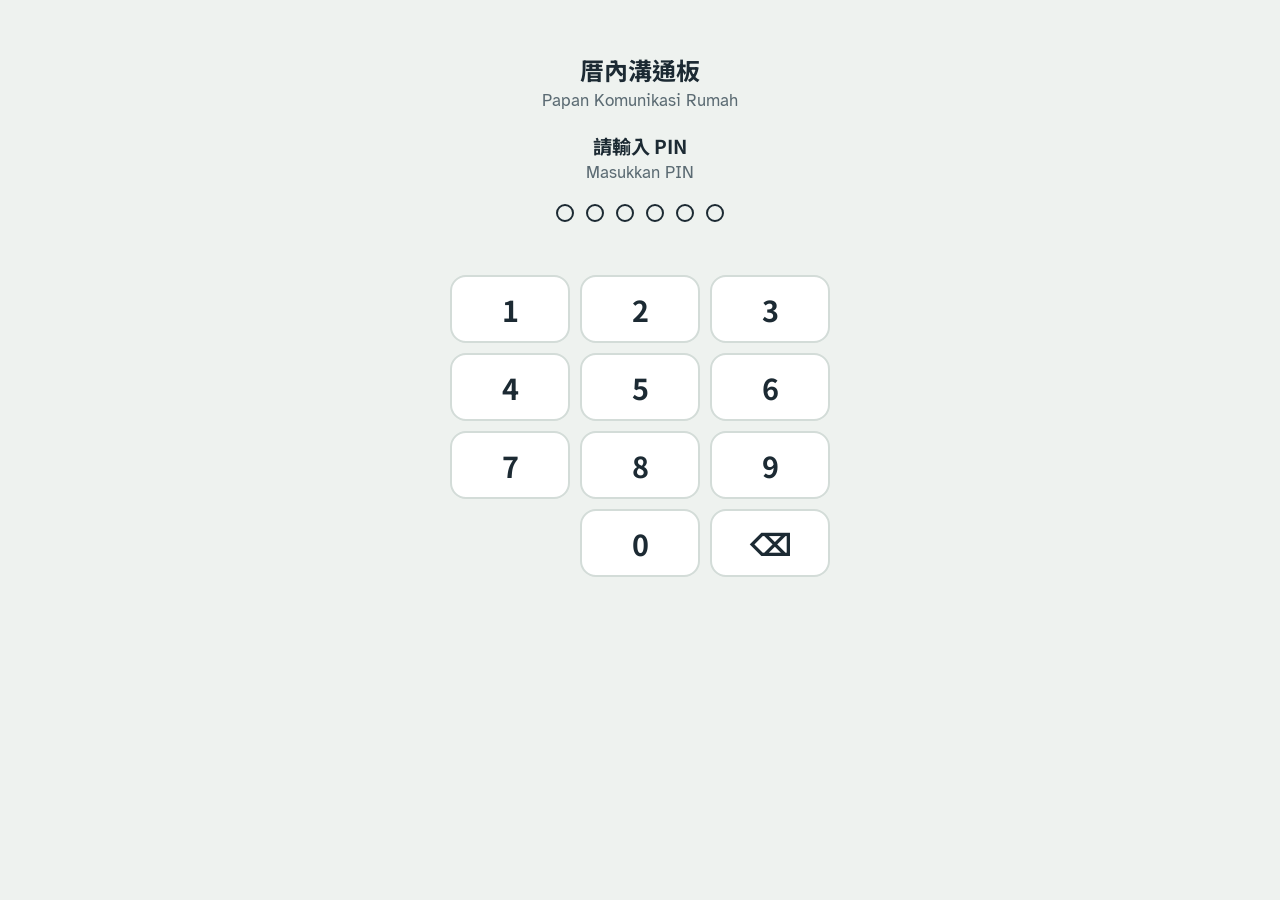
<file: index.html>
<!DOCTYPE html>
<html lang="zh-Hant-TW">
<head>
<meta charset="utf-8">
<meta name="robots" content="noindex">
<meta http-equiv="refresh" content="0; url=frontend/">
<title>厝內溝通板</title>
</head>
<body><a href="frontend/">厝內溝通板</a></body>
</html>
</file>
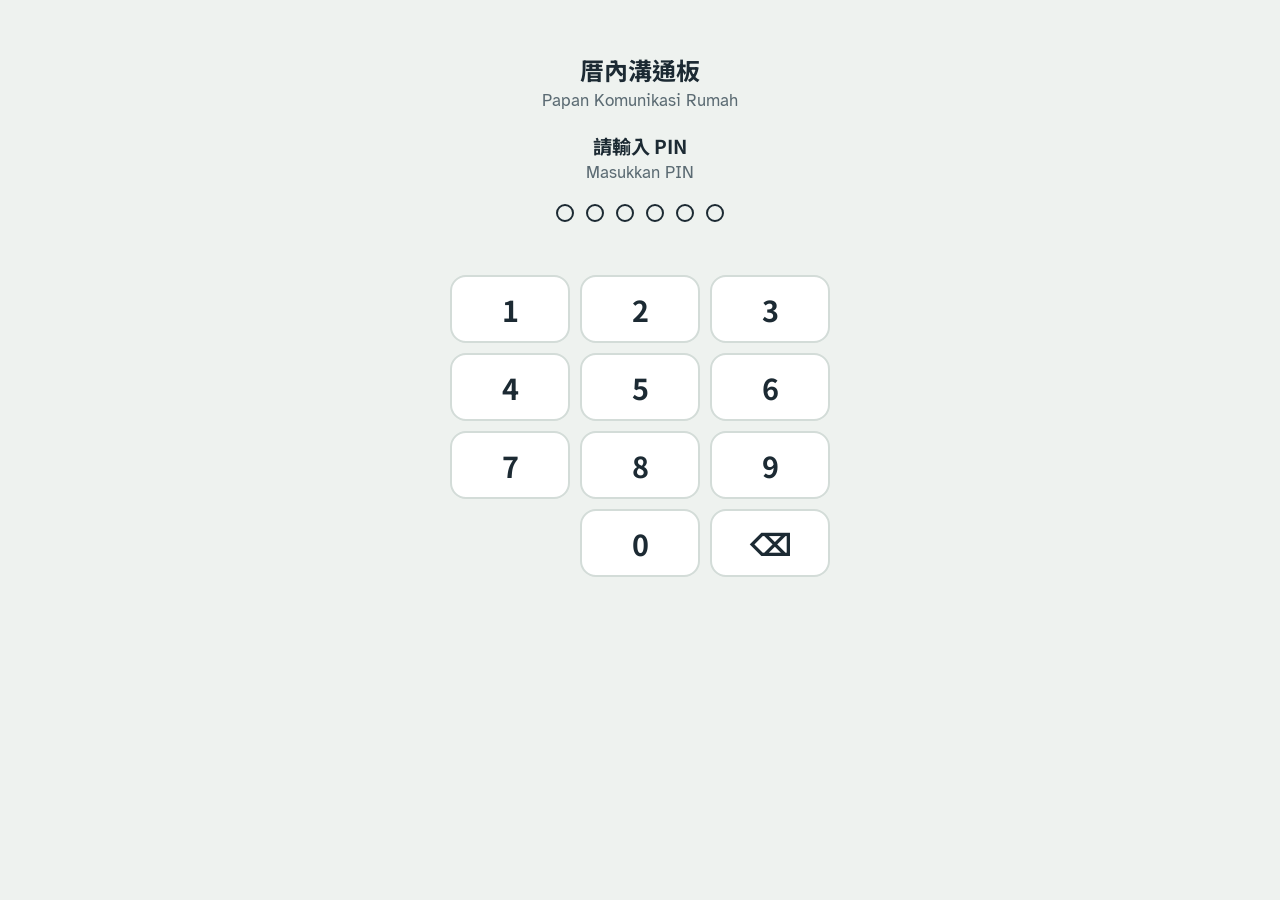
<file: frontend/index.html>
<!DOCTYPE html>
<html lang="zh-Hant-TW">
<head>
<meta charset="utf-8">
<meta name="viewport" content="width=device-width, initial-scale=1, viewport-fit=cover">
<meta name="robots" content="noindex">
<title>厝內溝通板 Papan Komunikasi Rumah</title>
<link rel="preconnect" href="https://fonts.googleapis.com">
<link rel="preconnect" href="https://fonts.gstatic.com" crossorigin>
<link href="https://fonts.googleapis.com/css2?family=Atkinson+Hyperlegible:wght@400;700&family=Noto+Sans+TC:wght@400;600;800&display=swap" rel="stylesheet">
<link rel="manifest" href="manifest.json">
<meta name="theme-color" content="#1f7d80">
<meta name="mobile-web-app-capable" content="yes">
<meta name="apple-mobile-web-app-capable" content="yes">
<meta name="apple-mobile-web-app-title" content="厝內溝通板">
<link rel="icon" type="image/png" sizes="192x192" href="icons/icon-192.png">
<link rel="apple-touch-icon" href="icons/apple-touch-icon.png">
<link rel="stylesheet" href="styles.css">
</head>
<body>
<!-- 頁首：登入後才顯示 -->
<header class="top" id="top" hidden>
  <div class="bar">
    <div class="brand"><b>厝內溝通板</b><span>Papan Komunikasi Rumah</span></div>
    <button class="emg-btn" id="emgBtn">緊急<small>Darurat</small></button>
  </div>
  <nav class="tabs" id="tabs" role="tablist"></nav>
</header>
<div class="offline" id="offline" role="status" hidden>目前離線 · Sedang offline</div>

<main id="main"></main>

<!-- 大卡、緊急、PIN 確認共用的浮層 -->
<div class="overlay" id="ov" role="dialog" aria-modal="true"><div class="sheet" id="sheet"></div></div>
<div class="toast" id="toast" role="status"></div>

<script src="config.js"></script>
<script src="app.js"></script>
</body>
</html>
</file>
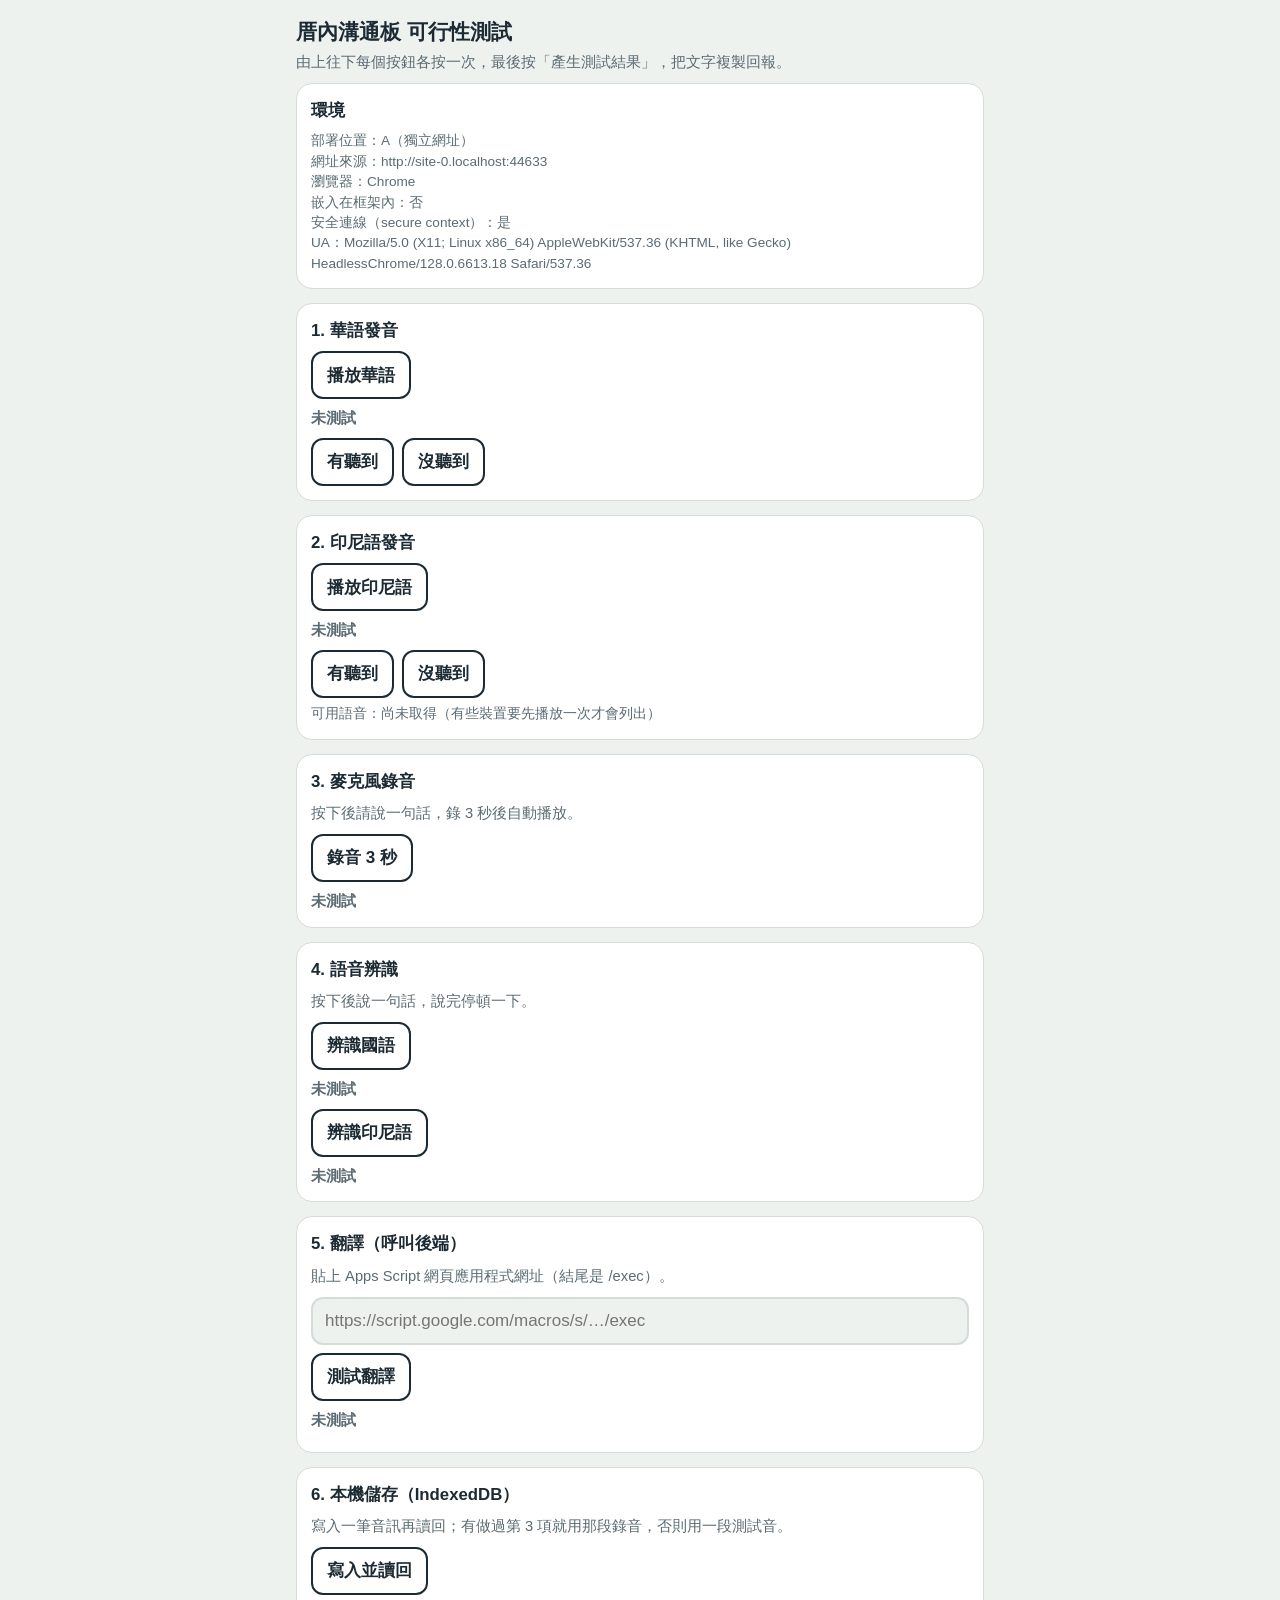
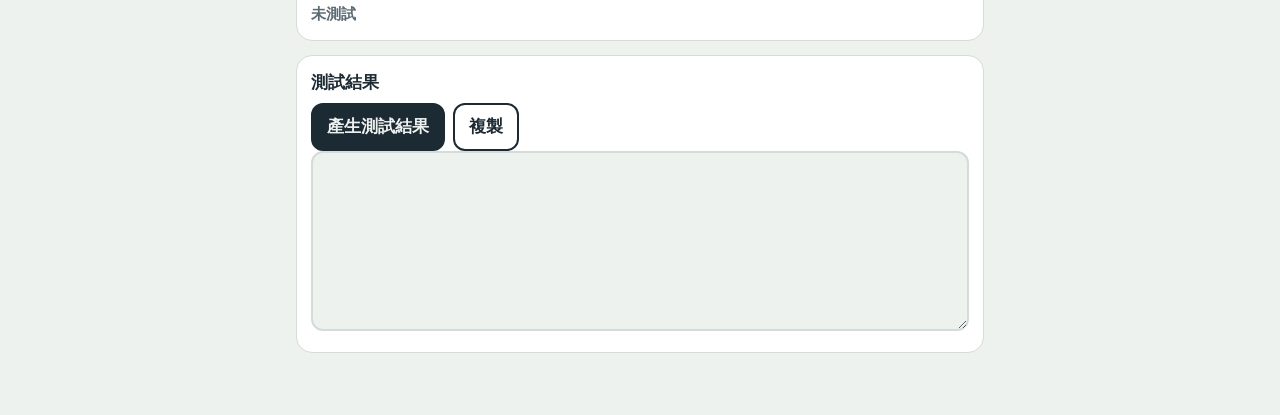
<file: test/test.html>
<!DOCTYPE html>
<html lang="zh-Hant-TW">
<head>
<meta charset="utf-8">
<meta name="viewport" content="width=device-width, initial-scale=1">
<title>厝內溝通板 可行性測試</title>
<style>
:root{--bg:#eef2ef;--surface:#fff;--ink:#1c2a33;--muted:#5b6b73;--line:#d3dcd8;--ok:#357f50;--bad:#c22f28;--accent:#1f7d80}
@media (prefers-color-scheme:dark){:root{--bg:#141b1f;--surface:#1e272c;--ink:#e8eeea;--muted:#9fb0b6;--line:#33424a;--ok:#6cc08a;--bad:#ff6b61;--accent:#5cc0c3}}
*{box-sizing:border-box}
body{margin:0;background:var(--bg);color:var(--ink);font-family:"Noto Sans TC","PingFang TC","Microsoft JhengHei",sans-serif;font-size:17px;line-height:1.5}
main{max-width:720px;margin:0 auto;padding:16px 16px 48px}
h1{font-size:1.3rem;margin:0 0 4px}
p{margin:0 0 10px;color:var(--muted);font-size:.92rem}
.panel{background:var(--surface);border:1px solid var(--line);border-radius:16px;padding:14px;margin-bottom:14px}
.panel h2{font-size:1.05rem;margin:0 0 8px}
.row{display:flex;flex-wrap:wrap;align-items:center;gap:8px;margin-top:8px}
button{font:inherit;color:inherit;cursor:pointer;min-height:48px;border:2px solid var(--ink);background:transparent;border-radius:12px;padding:8px 14px;font-weight:700}
button.solid{background:var(--ink);color:var(--bg)}
button:disabled{opacity:.5}
input{font:inherit;color:inherit;width:100%;min-height:48px;border:2px solid var(--line);background:var(--bg);border-radius:12px;padding:8px 12px}
.res{flex:1 1 100%;font-size:.95rem;font-weight:700;color:var(--muted);word-break:break-word}
.res.ok{color:var(--ok)} .res.bad{color:var(--bad)}
.detail{font-size:.85rem;color:var(--muted);white-space:pre-wrap;word-break:break-word;margin-top:6px}
textarea{font:inherit;font-size:.85rem;color:inherit;width:100%;min-height:180px;border:2px solid var(--line);background:var(--bg);border-radius:12px;padding:8px 12px}
:focus-visible{outline:3px solid var(--accent);outline-offset:2px}
</style>
</head>
<body>
<main>
  <h1>厝內溝通板 可行性測試</h1>
  <p>由上往下每個按鈕各按一次，最後按「產生測試結果」，把文字複製回報。</p>

  <div class="panel">
    <h2>環境</h2>
    <div class="detail" id="env"></div>
  </div>

  <div class="panel">
    <h2>1. 華語發音</h2>
    <div class="row"><button id="b1">播放華語</button><div class="res" id="r1">未測試</div></div>
    <div class="row"><button id="b1y">有聽到</button><button id="b1n">沒聽到</button></div>
  </div>

  <div class="panel">
    <h2>2. 印尼語發音</h2>
    <div class="row"><button id="b2">播放印尼語</button><div class="res" id="r2">未測試</div></div>
    <div class="row"><button id="b2y">有聽到</button><button id="b2n">沒聽到</button></div>
    <div class="detail" id="voices"></div>
  </div>

  <div class="panel">
    <h2>3. 麥克風錄音</h2>
    <p>按下後請說一句話，錄 3 秒後自動播放。</p>
    <div class="row"><button id="b3">錄音 3 秒</button><div class="res" id="r3">未測試</div></div>
  </div>

  <div class="panel">
    <h2>4. 語音辨識</h2>
    <p>按下後說一句話，說完停頓一下。</p>
    <div class="row"><button id="b4z">辨識國語</button><div class="res" id="r4z">未測試</div></div>
    <div class="row"><button id="b4i">辨識印尼語</button><div class="res" id="r4i">未測試</div></div>
  </div>

  <div class="panel">
    <h2>5. 翻譯（呼叫後端）</h2>
    <div id="apiBox">
      <p>貼上 Apps Script 網頁應用程式網址（結尾是 /exec）。</p>
      <input id="api" type="url" inputmode="url" placeholder="https://script.google.com/macros/s/…/exec" autocomplete="off">
    </div>
    <div class="row"><button id="b5">測試翻譯</button><div class="res" id="r5">未測試</div></div>
    <div class="detail" id="d5"></div>
  </div>

  <div class="panel">
    <h2>6. 本機儲存（IndexedDB）</h2>
    <p>寫入一筆音訊再讀回；有做過第 3 項就用那段錄音，否則用一段測試音。</p>
    <div class="row"><button id="b6">寫入並讀回</button><div class="res" id="r6">未測試</div></div>
  </div>

  <div class="panel">
    <h2>測試結果</h2>
    <div class="row"><button class="solid" id="bSum">產生測試結果</button><button id="bCopy">複製</button></div>
    <textarea id="sum" readonly aria-label="測試結果"></textarea>
  </div>
</main>

<script>
/* ---------- 共用 ---------- */
const $ = s => document.querySelector(s);
const RESULTS = {};                       // 各項結果，供最後彙整
const LABELS = {
  r1: "1 華語發音", r2: "2 印尼語發音", r3: "3 麥克風錄音",
  r4z: "4 語音辨識 國語", r4i: "4 語音辨識 印尼語", r5: "5 翻譯", r6: "6 IndexedDB"
};
// B（Apps Script HtmlService）頁面內會有 google.script.run
const IN_GAS = typeof google !== "undefined" && google.script && google.script.run;

/* 顯示單項結果：ok 為 true／false／null（進行中） */
function setResult(id, ok, text) {
  const el = $("#" + id);
  el.className = "res" + (ok === true ? " ok" : ok === false ? " bad" : "");
  el.textContent = (ok === true ? "成功：" : ok === false ? "失敗：" : "") + text;
  if (ok !== null) RESULTS[id] = (ok ? "成功" : "失敗") + "：" + text;
}
const errName = e => (e && (e.name || e.error || e.code)) || String(e);

/* ---------- 環境 ---------- */
function browserName() {
  const ua = navigator.userAgent;
  if (/; wv\)/.test(ua)) return "App 內建瀏覽器（WebView）";
  if (/SamsungBrowser/.test(ua)) return "Samsung 網際網路";
  if (/EdgA?\//.test(ua)) return "Edge";
  if (/CriOS|Chrome/.test(ua)) return "Chrome";
  if (/Safari/.test(ua)) return "Safari";
  return "其他";
}
function inFrame() { try { return window.self !== window.top } catch (e) { return true } }
function envText() {
  return [
    "部署位置：" + (IN_GAS ? "B（Apps Script HtmlService）" : "A（獨立網址）"),
    "網址來源：" + location.origin,
    "瀏覽器：" + browserName(),
    "嵌入在框架內：" + (inFrame() ? "是" : "否"),
    "安全連線（secure context）：" + (window.isSecureContext ? "是" : "否"),
    "UA：" + navigator.userAgent
  ].join("\n");
}
$("#env").textContent = envText();

/* ---------- 1、2 發音 ---------- */
const TTS_OK = "speechSynthesis" in window && "SpeechSynthesisUtterance" in window;
let voices = [];
function loadVoices() {
  try { voices = speechSynthesis.getVoices() } catch (e) { voices = [] }
  const box = $("#voices");
  if (!voices.length) { box.textContent = "可用語音：尚未取得（有些裝置要先播放一次才會列出）"; return }
  const mark = v => /^zh/i.test(v.lang) ? "【華】" : /^(id|in)\b/i.test(v.lang) ? "【印】" : "";
  box.textContent = "可用語音共 " + voices.length + " 個：\n" +
    voices.map(v => mark(v) + v.lang + "　" + v.name + (v.localService ? "" : "（需連線）")).join("\n");
}
if (TTS_OK) { loadVoices(); speechSynthesis.onvoiceschanged = loadVoices }
else $("#voices").textContent = "可用語音：此瀏覽器不支援 speechSynthesis";

function pickVoice(lang) {
  const L = lang.toLowerCase();
  return voices.find(v => v.lang.toLowerCase().replace("_", "-") === L) ||
         voices.find(v => v.lang.toLowerCase().startsWith(L.split("-")[0])) || null;
}
function testSpeak(id, text, lang) {
  if (!TTS_OK) { setResult(id, false, "不支援 speechSynthesis"); return }
  try { speechSynthesis.cancel() } catch (e) {}
  const u = new SpeechSynthesisUtterance(text); u.lang = lang; u.rate = .85;
  const v = pickVoice(lang); if (v) u.voice = v;
  const vn = v ? v.name + "（" + v.lang + "）" : "找不到對應語音，用預設";
  let done = false;
  setResult(id, null, "播放中… 語音：" + vn);
  u.onend = () => { done = true; setResult(id, true, "已播放完畢，語音：" + vn + "。請按下方回報有沒有聽到") };
  u.onerror = e => { done = true; setResult(id, false, errName(e) + "，語音：" + vn) };
  // 有些瀏覽器不會觸發任何事件，8 秒後視為無回應
  setTimeout(() => { if (!done && !RESULTS[id + "h"]) setResult(id, false, "無回應（沒有 onend 也沒有 onerror），語音：" + vn) }, 8000);
  speechSynthesis.speak(u);
  loadVoices();
}
$("#b1").onclick = () => testSpeak("r1", "阿嬤，要吃飯了", "zh-TW");
$("#b2").onclick = () => testSpeak("r2", "Nenek, waktunya makan", "id-ID");
// 人工確認：程式無法知道喇叭是否真的出聲
const heard = (id, yes) => { RESULTS[id + "h"] = yes ? "有聽到" : "沒聽到"; setResult(id, yes, yes ? "有聽到聲音" : "沒聽到聲音") };
$("#b1y").onclick = () => heard("r1", true);  $("#b1n").onclick = () => heard("r1", false);
$("#b2y").onclick = () => heard("r2", true);  $("#b2n").onclick = () => heard("r2", false);

/* ---------- 3 麥克風錄音 ---------- */
let lastBlob = null;                      // 第 6 項會拿來存
$("#b3").onclick = async () => {
  const btn = $("#b3");
  if (!navigator.mediaDevices || !navigator.mediaDevices.getUserMedia) { setResult("r3", false, "不支援 getUserMedia"); return }
  if (!window.MediaRecorder) { setResult("r3", false, "不支援 MediaRecorder"); return }
  let stream;
  try { stream = await navigator.mediaDevices.getUserMedia({ audio: true }) }
  catch (e) { setResult("r3", false, "getUserMedia " + errName(e)); return }
  btn.disabled = true;
  try {
    const chunks = [];
    const rec = new MediaRecorder(stream);
    rec.ondataavailable = e => { if (e.data.size) chunks.push(e.data) };
    rec.onerror = e => setResult("r3", false, "MediaRecorder " + errName(e.error || e));
    rec.onstop = () => {
      stream.getTracks().forEach(t => t.stop());
      btn.disabled = false;
      const blob = new Blob(chunks, { type: rec.mimeType || "audio/webm" });
      if (!blob.size) { setResult("r3", false, "錄到 0 位元組"); return }
      lastBlob = blob;
      const info = blob.type + "，" + Math.round(blob.size / 1024) + " KB";
      const a = new Audio(URL.createObjectURL(blob));
      a.onended = () => setResult("r3", true, "錄音並播放完畢（" + info + "）");
      a.play().then(() => setResult("r3", null, "播放中…（" + info + "）"))
              .catch(e => setResult("r3", false, "錄音成功但播放失敗 " + errName(e) + "（" + info + "）"));
    };
    rec.start();
    setResult("r3", null, "錄音中，請說話…");
    setTimeout(() => { if (rec.state === "recording") rec.stop() }, 3000);
  } catch (e) {
    stream.getTracks().forEach(t => t.stop());
    btn.disabled = false;
    setResult("r3", false, "MediaRecorder " + errName(e));
  }
};

/* ---------- 4 語音辨識 ---------- */
const SR = window.SpeechRecognition || window.webkitSpeechRecognition;
function testRecognize(id, lang) {
  if (!SR) { setResult(id, false, "不支援 SpeechRecognition"); return }
  try { speechSynthesis.cancel() } catch (e) {}
  let r, text = "", failed = false;
  try { r = new SR() } catch (e) { setResult(id, false, errName(e)); return }
  r.lang = lang; r.interimResults = true; r.continuous = false;
  r.onresult = e => { let s = ""; for (const res of e.results) s += res[0].transcript; text = s; setResult(id, null, "聽到：" + s) };
  r.onerror = e => { failed = true; setResult(id, false, errName(e)) };
  r.onend = () => { if (failed) return; text.trim() ? setResult(id, true, "辨識結果「" + text.trim() + "」") : setResult(id, false, "沒有辨識到任何文字") };
  try { r.start(); setResult(id, null, "聆聽中，請說話…") }
  catch (e) { setResult(id, false, "無法啟動 " + errName(e)) }
}
$("#b4z").onclick = () => testRecognize("r4z", "zh-TW");
$("#b4i").onclick = () => testRecognize("r4i", "id-ID");

/* ---------- 5 翻譯 ---------- */
const apiInput = $("#api");
if (IN_GAS) {
  // B：直接用 google.script.run，不需要填網址
  $("#apiBox").innerHTML = "<p>這是 Apps Script 頁面，直接用 google.script.run 呼叫後端。</p>";
} else {
  try { apiInput.value = new URLSearchParams(location.search).get("api") || localStorage.getItem("cuenei-test-api") || "" } catch (e) {}
}
/* 呼叫後端：A 用 fetch（text/plain 避免預檢），B 用 google.script.run */
function callApi(req) {
  if (IN_GAS) {
    return new Promise((res, rej) => google.script.run.withSuccessHandler(res).withFailureHandler(rej).api(req));
  }
  const url = apiInput.value.trim();
  return fetch(url, {
    method: "POST",
    headers: { "Content-Type": "text/plain;charset=utf-8" },
    body: JSON.stringify(req),
    redirect: "follow"
  }).then(r => { if (!r.ok) throw { name: "HTTP " + r.status }; return r.json() });
}
$("#b5").onclick = async () => {
  if (!IN_GAS) {
    const url = apiInput.value.trim();
    if (!/^https:\/\/script\.google\.com\/.+\/exec$/.test(url)) { setResult("r5", false, "請先貼上結尾為 /exec 的後端網址"); return }
    try { localStorage.setItem("cuenei-test-api", url) } catch (e) {}
  }
  const cases = [
    ["阿嬤今天吃很少，下午有量血壓", "zh-TW", "id"],
    ["Nenek sudah minum obat dan sekarang tidur", "id", "zh-TW"],
    ["請幫阿嬤翻身，檢查皮膚有沒有紅腫", "zh-TW", "id"]
  ];
  const lines = [], times = [];
  $("#b5").disabled = true; $("#d5").textContent = "";
  setResult("r5", null, "翻譯中…");
  try {
    for (const [text, from, to] of cases) {
      const t0 = performance.now();
      const res = await callApi({ action: "translate", text, from, to });
      const ms = Math.round(performance.now() - t0);
      if (!res || !res.ok) throw { name: (res && res.error && res.error.code) || "unknown", message: res && res.error && res.error.message };
      times.push(ms);
      lines.push(ms + " ms（後端 " + res.data.server_ms + " ms）\n  " + text + "\n  → " + res.data.text);
      $("#d5").textContent = lines.join("\n");
    }
    const max = Math.max(...times);
    setResult("r5", true, "往返 " + times.join("、") + " ms" + (max > 3000 ? "（超過 3 秒，需加快取）" : ""));
    RESULTS.r5d = lines.join("\n");
  } catch (e) {
    setResult("r5", false, errName(e) + (e && e.message ? "（" + e.message + "）" : "") + (IN_GAS ? "" : "；若為 TypeError，多半是跨網域或網址、部署權限問題"));
  }
  $("#b5").disabled = false;
};

/* ---------- 6 IndexedDB ---------- */
/* 沒有錄音時，產生 0.3 秒的 440Hz WAV 當測試資料 */
function toneBlob() {
  const rate = 8000, n = rate * .3, buf = new ArrayBuffer(44 + n * 2), v = new DataView(buf);
  const str = (o, s) => { for (let i = 0; i < s.length; i++) v.setUint8(o + i, s.charCodeAt(i)) };
  str(0, "RIFF"); v.setUint32(4, 36 + n * 2, true); str(8, "WAVEfmt "); v.setUint32(16, 16, true);
  v.setUint16(20, 1, true); v.setUint16(22, 1, true); v.setUint32(24, rate, true); v.setUint32(28, rate * 2, true);
  v.setUint16(32, 2, true); v.setUint16(34, 16, true); str(36, "data"); v.setUint32(40, n * 2, true);
  for (let i = 0; i < n; i++) v.setInt16(44 + i * 2, Math.sin(2 * Math.PI * 440 * i / rate) * 12000, true);
  return new Blob([buf], { type: "audio/wav" });
}
function openDb() {
  return new Promise((res, rej) => {
    let r;
    try { r = indexedDB.open("cuenei-test", 1) } catch (e) { rej(e); return }
    r.onupgradeneeded = () => r.result.createObjectStore("rec");
    r.onsuccess = () => res(r.result);
    r.onerror = () => rej(r.error);
  });
}
$("#b6").onclick = async () => {
  if (!("indexedDB" in window)) { setResult("r6", false, "不支援 IndexedDB"); return }
  const src = lastBlob || toneBlob(), from = lastBlob ? "第 3 項錄音" : "測試音";
  try {
    const db = await openDb();
    await new Promise((res, rej) => { const t = db.transaction("rec", "readwrite"); t.objectStore("rec").put(src, "t1"); t.oncomplete = res; t.onerror = () => rej(t.error); t.onabort = () => rej(t.error) });
    const back = await new Promise((res, rej) => { const q = db.transaction("rec").objectStore("rec").get("t1"); q.onsuccess = () => res(q.result); q.onerror = () => rej(q.error) });
    db.close();
    if (!(back instanceof Blob)) { setResult("r6", false, "讀回的不是 Blob"); return }
    if (back.size !== src.size) { setResult("r6", false, "大小不符，寫入 " + src.size + "、讀回 " + back.size); return }
    const info = from + "，" + back.type + "，" + back.size + " 位元組";
    new Audio(URL.createObjectURL(back)).play()
      .then(() => setResult("r6", true, "寫入、讀回、播放皆正常（" + info + "）"))
      .catch(e => setResult("r6", false, "讀回正常但播放失敗 " + errName(e) + "（" + info + "）"));
  } catch (e) { setResult("r6", false, errName(e)) }
};

/* ---------- 彙整 ---------- */
$("#bSum").onclick = () => {
  const out = ["【厝內溝通板 階段 0 測試結果】", envText(), ""];
  Object.keys(LABELS).forEach(k => out.push(LABELS[k] + "：" + (RESULTS[k] || "未測試")));
  if (RESULTS.r5d) out.push("", "翻譯明細：", RESULTS.r5d);
  out.push("", $("#voices").textContent);
  $("#sum").value = out.join("\n");
};
$("#bCopy").onclick = async () => {
  const ta = $("#sum");
  if (!ta.value) $("#bSum").click();
  try { await navigator.clipboard.writeText(ta.value); $("#bCopy").textContent = "已複製" }
  catch (e) { ta.focus(); ta.select(); $("#bCopy").textContent = "請長按文字手動複製" }
};
</script>
</body>
</html>
</file>
<file: frontend/styles.css>
/* 厝內溝通板：樣式（外觀沿用 Claude 版藍本） */
:root{
  box-sizing:border-box;
  padding-top:env(safe-area-inset-top,0px);
  padding-bottom:env(safe-area-inset-bottom,0px);
  --bg:#eef2ef; --surface:#ffffff; --ink:#1c2a33; --muted:#5b6b73; --line:#d3dcd8;
  --ok:#357f50; --emg:#c22f28; --emg-bg:#fdecea; --accent:#1f7d80; --on-c:#ffffff;
  --zh:"Noto Sans TC","PingFang TC","Microsoft JhengHei",sans-serif;
  --id:"Atkinson Hyperlegible","Segoe UI",Roboto,Arial,sans-serif;
}
@media (prefers-color-scheme:dark){
  :root{
    --bg:#141b1f; --surface:#1e272c; --ink:#e8eeea; --muted:#9fb0b6; --line:#33424a;
    --ok:#6cc08a; --emg:#ff6b61; --emg-bg:#3a1f1d; --accent:#5cc0c3; --on-c:#141b1f;
  }
}
*,*::before,*::after{box-sizing:inherit}
html{scroll-padding-top:env(safe-area-inset-top,0px);height:100%}
body{margin:0;background:var(--bg);color:var(--ink);font-family:var(--zh);font-size:1.0625rem;line-height:1.5;min-height:100%}
button,input,select,textarea{font:inherit;color:inherit}
button{cursor:pointer}
[hidden]{display:none!important}
:focus-visible{outline:3px solid var(--accent);outline-offset:2px}
.idn{font-family:var(--id)}

/* 分類顏色來自試算表：--cl 是淺色模式用色，--cd 是深色模式用的較亮版本 */
.tint{--c:var(--cl)}
@media (prefers-color-scheme:dark){.tint{--c:var(--cd)}}

/* ---------- 頁首與分頁 ---------- */
header.top{position:sticky;top:env(safe-area-inset-top,0px);z-index:20;background:var(--bg);border-bottom:1px solid var(--line)}
.bar{display:flex;align-items:center;gap:12px;padding:10px 16px;max-width:1100px;margin:0 auto}
.brand{flex:1;min-width:0}
.brand b{display:block;font-size:1.25rem;font-weight:800;letter-spacing:.02em}
.brand span{font-family:var(--id);color:var(--muted);font-size:.85rem}
.emg-btn{background:var(--emg);color:var(--on-c);border:0;border-radius:14px;padding:10px 16px;min-height:48px;font-weight:800;font-size:1rem;line-height:1.2;text-align:center}
.emg-btn small{display:block;font-family:var(--id);font-weight:700;font-size:.78rem;opacity:.9}
nav.tabs{display:flex;gap:6px;padding:0 16px 10px;max-width:1100px;margin:0 auto;overflow-x:auto}
nav.tabs button{flex:0 0 auto;min-height:48px;border:2px solid var(--line);background:var(--surface);border-radius:999px;padding:6px 16px;font-weight:600;line-height:1.25;text-align:center}
nav.tabs button small{display:block;font-family:var(--id);font-weight:400;font-size:.74rem;color:var(--muted)}
nav.tabs button[aria-selected="true"]{border-color:var(--ink);background:var(--ink);color:var(--bg)}
nav.tabs button[aria-selected="true"] small{color:var(--bg);opacity:.8}
.offline{background:var(--emg-bg);color:var(--emg);text-align:center;font-weight:700;padding:6px 12px;font-size:.9rem}

main{max-width:1100px;margin:0 auto;padding:16px 16px 48px}

/* ---------- 現在時段、分類篩選 ---------- */
.now{display:flex;flex-wrap:wrap;align-items:center;gap:8px;background:var(--surface);border:1px solid var(--line);border-radius:16px;padding:12px 14px;margin-bottom:16px}
.now .when{font-weight:800;margin-right:6px}
.now .when small{display:block;font-family:var(--id);font-weight:400;color:var(--muted);font-size:.8rem}
.chip{display:inline-flex;align-items:center;gap:6px;min-height:48px;border:2px solid var(--c,var(--line));background:transparent;border-radius:999px;padding:6px 14px 6px 8px;font-weight:600;font-size:1.05rem;text-align:left}
.chip .ci{font-size:1.9rem;line-height:1;display:inline-flex}
.cats{display:flex;flex-wrap:wrap;gap:8px;margin-bottom:14px}
.cats button{min-height:48px;border:2px solid var(--c);background:var(--surface);border-radius:10px;padding:6px 12px;font-weight:600;line-height:1.2}
.cats button small{display:block;font-family:var(--id);font-weight:400;font-size:.75rem;color:var(--muted)}
.cats button[aria-pressed="true"]{background:var(--c);color:var(--on-c)}
.cats button[aria-pressed="true"] small{color:var(--on-c)}
h2.sec{font-size:1.05rem;margin:22px 0 10px;display:flex;align-items:baseline;gap:10px;color:var(--c,var(--ink))}
h2.sec small{font-family:var(--id);font-weight:400;color:var(--muted)}
.hint{color:var(--muted);font-size:.9rem}

/* ---------- 圖卡 ---------- */
.grid{display:grid;grid-template-columns:repeat(auto-fill,minmax(176px,1fr));gap:14px}
.card{position:relative;display:flex;flex-direction:column;align-items:flex-start;gap:4px;text-align:left;background:var(--surface);border:1px solid var(--line);border-top:6px solid var(--c);border-radius:14px;padding:14px 14px 16px;min-height:188px}
.card:active{transform:scale(.98)}
.card .em{font-size:3.6rem;line-height:1;margin-bottom:4px;display:inline-flex}
.em svg{width:1em;height:1em;display:block}
.card .l1{font-weight:800;font-size:1.2rem;line-height:1.3}
.card .l2{color:var(--muted);font-size:.95rem;line-height:1.3}
.card .q{position:absolute;top:8px;right:10px;font-size:.75rem;font-weight:700;color:var(--c)}
.card .tag{position:absolute;bottom:8px;right:10px;font-size:.75rem;font-weight:700;color:var(--muted)}
.card.pending{border-style:dashed;border-top-style:solid}
.card .tag.ok{color:var(--ok)}
.grid.elder{grid-template-columns:repeat(3,1fr);gap:14px}
.grid.elder .card{align-items:center;text-align:center;min-height:210px;justify-content:center;border-top-width:8px}
.grid.elder .em{font-size:5rem}
.grid.elder .l1{font-size:1.6rem}
.grid.elder .l2{font-size:1rem}
@media (max-width:520px){
  .grid{grid-template-columns:repeat(2,1fr);gap:10px}
  .card{min-height:170px}.card .em{font-size:3.2rem}
  .grid.elder .card{min-height:150px}.grid.elder .em{font-size:3.6rem}.grid.elder .l1{font-size:1.25rem}.grid.elder .l2{display:none}
}

/* ---------- 浮層：大卡 ---------- */
.overlay{position:fixed;inset:0;z-index:50;background:rgba(10,18,22,.55);display:none;align-items:center;justify-content:center;padding:16px}
.overlay.open{display:flex}
.sheet{background:var(--surface);border-radius:22px;width:min(560px,100%);max-height:calc(100% - 32px);overflow:auto;padding:22px;border-top:10px solid var(--c,var(--accent))}
.sheet > .em{font-size:7rem;line-height:1;display:inline-flex}
.sheet .big1{font-size:2rem;font-weight:800;line-height:1.25;margin:10px 0 4px}
.sheet .big2{font-size:1.55rem;line-height:1.3;color:var(--ink)}
.sheet .note{color:var(--muted);font-size:.9rem;margin-top:8px}
.btns{display:flex;flex-wrap:wrap;gap:8px;margin-top:18px}
.btn{min-height:48px;border:2px solid var(--ink);background:transparent;border-radius:12px;padding:10px 14px;font-weight:700;line-height:1.2}
.btn.solid{background:var(--ink);color:var(--bg)}
.btn.danger{border-color:var(--emg);color:var(--emg)}
.btn:disabled{opacity:.5}
.yn{display:grid;grid-template-columns:1fr 1fr;gap:10px;margin-top:16px}
.yn button{border:0;border-radius:16px;padding:18px 10px;font-size:1.4rem;font-weight:800;color:var(--on-c);line-height:1.2}
.yn button small{display:block;font-family:var(--id);font-size:1rem;font-weight:700}
.yn .y{background:var(--ok)} .yn .n{background:var(--emg)}
.steps{margin:16px 0 0;padding:0;list-style:none;counter-reset:s}
.steps li{counter-increment:s;display:grid;grid-template-columns:34px 1fr;gap:10px;padding:10px 0;border-top:1px solid var(--line)}
.steps li::before{content:counter(s);width:30px;height:30px;border-radius:50%;background:var(--emg);color:var(--on-c);display:grid;place-items:center;font-weight:800}
.steps .s2{font-family:var(--id);color:var(--muted)}
.call{display:block;text-align:center;margin-top:14px;background:var(--emg);color:var(--on-c);text-decoration:none;font-weight:800;font-size:1.3rem;border-radius:14px;padding:14px}
.emg-intro{background:var(--emg-bg);border-radius:14px;padding:12px 14px;margin-bottom:12px}

/* ---------- 登入：PIN 鍵盤、裝置命名、載入 ---------- */
.gate{max-width:380px;margin:0 auto;padding-top:4vh;text-align:center}
.gate h1{font-size:1.5rem;margin:0}
.gate .sub{font-family:var(--id);color:var(--muted);margin:0 0 18px}
.gate h2{font-size:1.2rem;margin:0}
.dots{display:flex;justify-content:center;gap:12px;margin:18px 0 8px}
.dots span{width:18px;height:18px;border-radius:50%;border:2px solid var(--ink)}
.dots span.on{background:var(--ink)}
.pin-msg{min-height:3em;color:var(--emg);font-weight:700;font-size:.95rem}
.pin-msg.wait{color:var(--muted)}
.pad{display:grid;grid-template-columns:repeat(3,1fr);gap:10px}
.pad button{min-height:68px;font-size:1.8rem;font-weight:700;border:2px solid var(--line);background:var(--surface);border-radius:16px}
.pad button:active{background:var(--line)}
.pad button:disabled{opacity:.4}
.pad .blank{visibility:hidden}
.field{display:block;width:100%;min-height:52px;border:2px solid var(--line);background:var(--surface);border-radius:12px;padding:10px 12px;font-size:1.1rem;margin:14px 0}
.presets{display:flex;flex-wrap:wrap;gap:8px;justify-content:center}
.progress{height:12px;border-radius:999px;background:var(--line);overflow:hidden;margin:18px 0 8px}
.progress i{display:block;height:100%;width:0;background:var(--accent);transition:width .3s}

/* ---------- 設定 ---------- */
.panel{background:var(--surface);border:1px solid var(--line);border-radius:16px;padding:16px;margin-bottom:16px}
.panel h3{margin:0 0 4px;font-size:1.1rem}
.panel p{margin:0 0 12px;color:var(--muted);font-size:.92rem}
.list{display:flex;flex-direction:column}
.rowi{display:flex;align-items:center;gap:10px;padding:10px 0;border-top:1px solid var(--line)}
.rowi .t{flex:1;min-width:0}
.rowi .s{font-size:.85rem;color:var(--muted);text-align:right}
.rowi .s.ok{color:var(--ok);font-weight:700}
.rowi .s.bad{color:var(--emg);font-weight:700}
.rowi .t small{display:block;color:var(--muted);font-size:.85rem}
.sm{min-height:48px;min-width:48px;border:2px solid var(--line);background:transparent;border-radius:10px;padding:6px 12px;font-weight:600}
.sm.solid{background:var(--ink);border-color:var(--ink);color:var(--bg)}
.btn.solid-danger{background:var(--emg);color:var(--on-c)}

.rowi.wrap{flex-wrap:wrap}
.rowi.wrap .t{flex:1 1 220px}

/* ---------- 對話 ---------- */
.talk-tools{display:flex;justify-content:space-between;align-items:center;gap:10px;margin-bottom:10px;flex-wrap:wrap}
.talk{display:grid;grid-template-columns:minmax(0,1fr);grid-template-rows:1fr 1fr;gap:10px;height:calc(100vh - 230px);min-height:480px}
@supports (height:100dvh){.talk{height:calc(100dvh - 230px)}}
.half{background:var(--surface);border:1px solid var(--line);border-top:6px solid var(--c);border-radius:18px;padding:12px;display:flex;flex-direction:column;gap:8px;min-height:0}
.half{min-width:0}
.half.flip{transform:rotate(180deg)}
.half .lab{font-weight:800;color:var(--muted);font-size:.9rem}
.half .out{flex:1;overflow:auto;font-size:1.7rem;font-weight:700;line-height:1.35}
.half.id .out{font-family:var(--id)}
.half .out .orig{display:block;font-size:.95rem;font-weight:400;color:var(--muted);margin-top:8px}
.half .out .ph{color:var(--muted);font-weight:400;font-size:1.05rem}
.half .out .said{font-size:1.1rem;font-weight:400}
.trow{display:flex;gap:8px}
.trow input{flex:1;min-width:0;min-height:52px;border:2px solid var(--line);background:var(--bg);border-radius:12px;padding:10px 12px}
.mic{min-height:52px;border:0;background:var(--ink);color:var(--bg);border-radius:12px;padding:10px 14px;font-weight:800;white-space:nowrap}
.mic.hold{touch-action:none;user-select:none;-webkit-user-select:none;-webkit-touch-callout:none}
.mic.on{background:var(--emg);color:var(--on-c)}
/* 手機上把「按住說話」放大成一整列，比較好按 */
@media (max-width:520px){.trow{flex-wrap:wrap}.mic.hold{flex:1 1 100%;min-height:60px;font-size:1.1rem}.talk{height:auto;grid-template-rows:minmax(250px,auto) minmax(250px,auto)}}

/* ---------- 表單 ---------- */
.form{display:grid;gap:10px}
.form label{display:grid;gap:4px;font-weight:600}
.form input:not([type=checkbox]),.form select,.form textarea{min-height:48px;border:2px solid var(--line);background:var(--bg);border-radius:10px;padding:9px 12px;font-weight:400;width:100%}
.form .two{display:grid;grid-template-columns:90px 1fr;gap:10px}
.form label.chk{display:flex;align-items:center;gap:8px;font-weight:400}
.form label.chk input{width:22px;height:22px}
/* 圖示選擇器 */
.icon-btn{min-height:48px;width:100%;border:2px solid var(--line);background:var(--bg);border-radius:10px;padding:4px 6px;display:flex;align-items:center;justify-content:center;gap:4px}
.icon-btn .em{font-size:1.7rem;line-height:1;display:inline-flex}
.icon-btn small{font-size:.72rem;font-weight:400;color:var(--muted)}
.icon-pick{display:grid;gap:8px;border:2px solid var(--line);border-radius:12px;padding:10px}
.icon-pick h4{margin:0;font-size:.85rem;color:var(--muted)}
.icon-pick .set{display:grid;grid-template-columns:repeat(auto-fill,minmax(48px,1fr));gap:6px}
.icon-pick .set button{min-height:48px;padding:0;font-size:1.7rem;line-height:1;border:2px solid transparent;background:var(--bg);border-radius:10px;display:grid;place-items:center}
.icon-pick .set button[aria-pressed="true"]{border-color:var(--ink)}
.icon-pick svg{width:1em;height:1em;display:block}

.toast{position:fixed;left:50%;bottom:calc(20px + env(safe-area-inset-bottom,0px));transform:translateX(-50%);background:var(--ink);color:var(--bg);padding:10px 16px;border-radius:12px;z-index:80;opacity:0;pointer-events:none;transition:opacity .2s;max-width:90vw;text-align:center}
.toast.show{opacity:1}
@media (prefers-reduced-motion:reduce){*{transition:none!important}.card:active{transform:none}}
</file>
